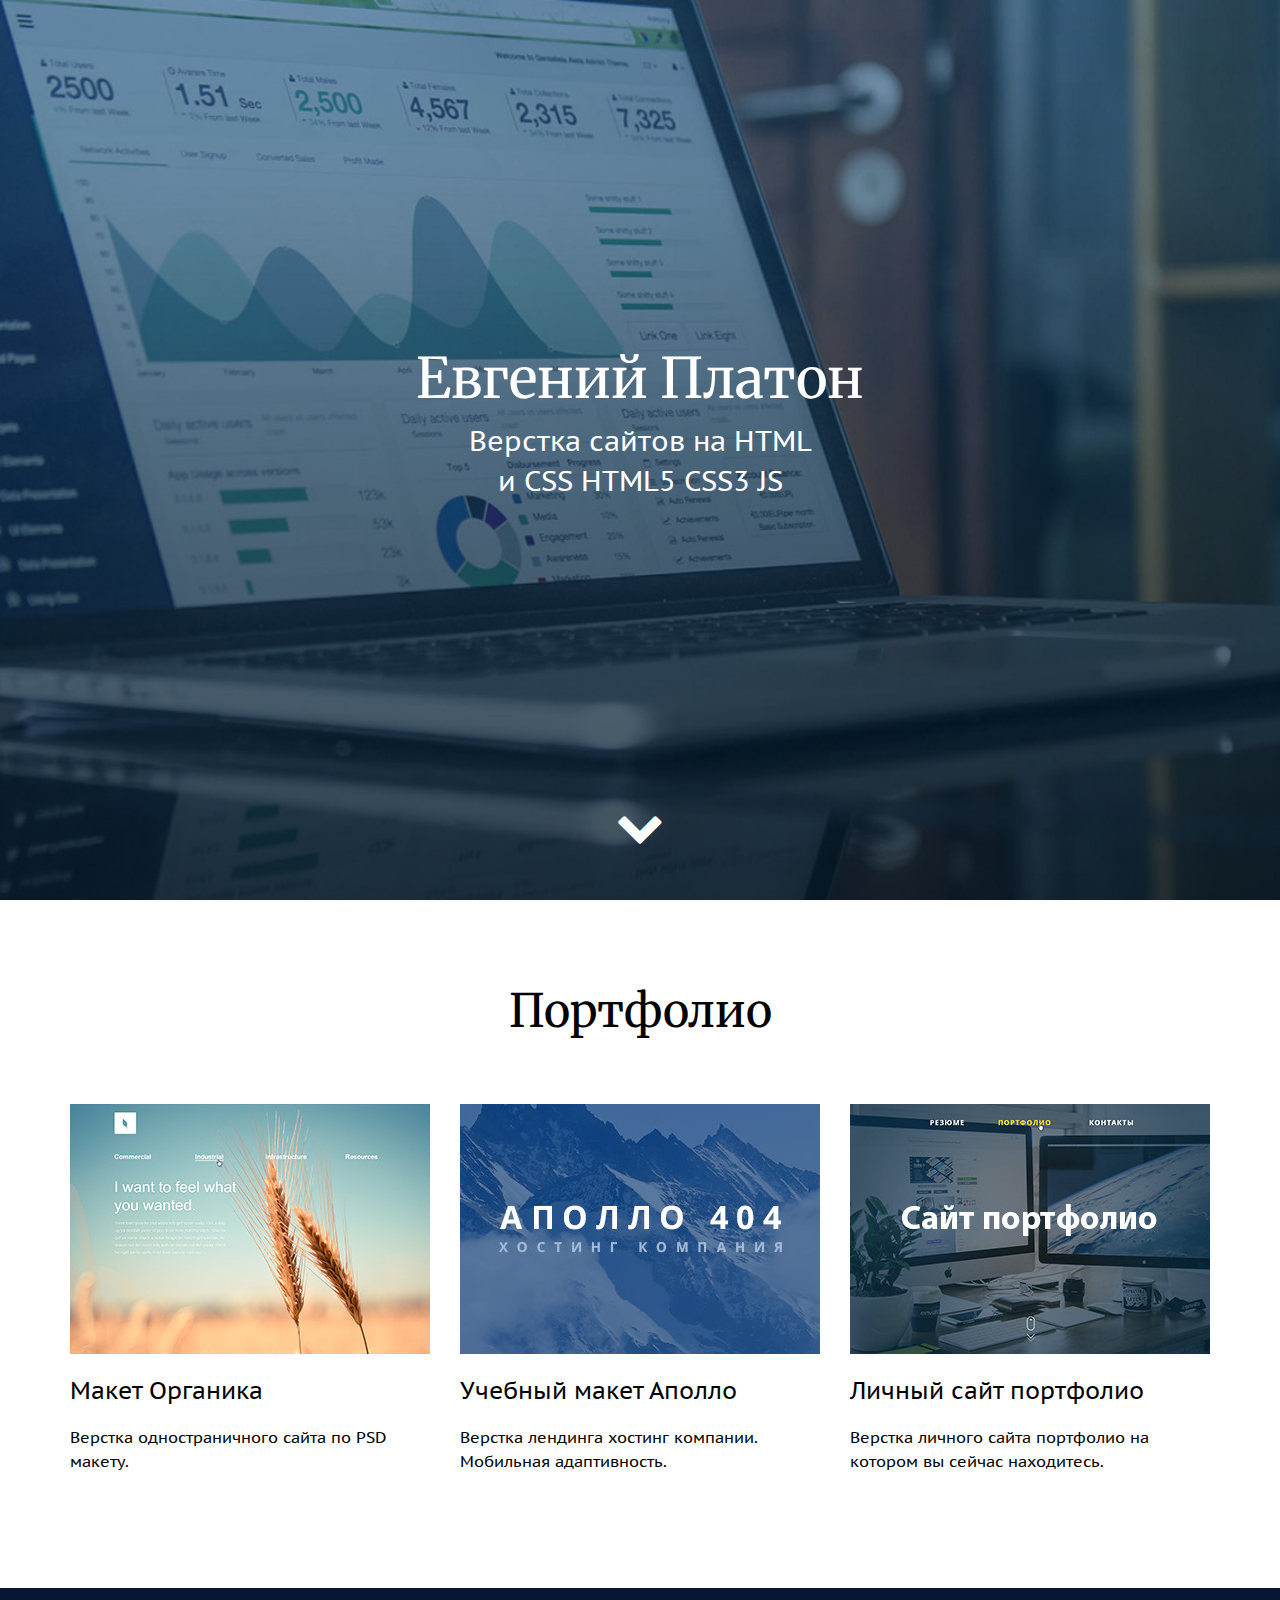
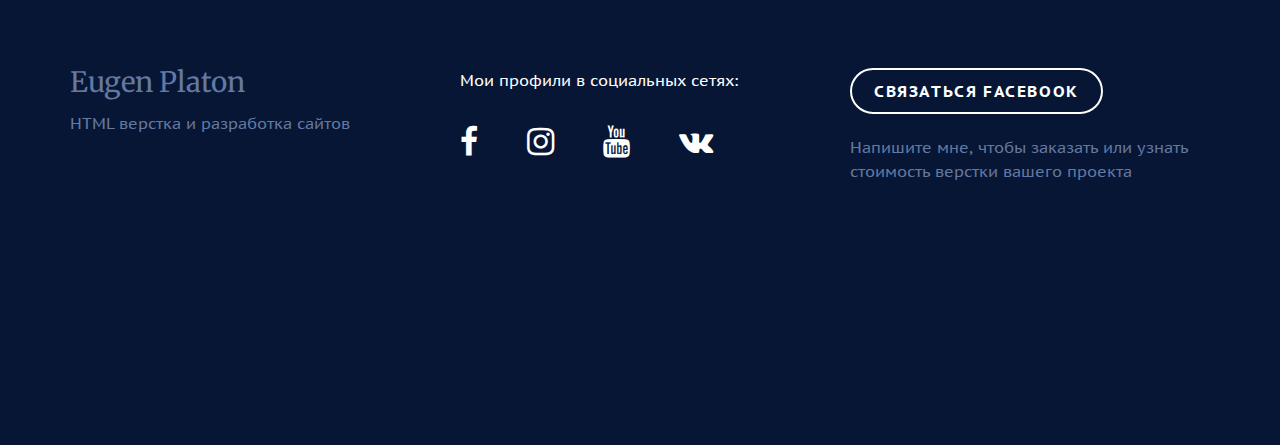
<file: docs/index.html>
<!DOCTYPE html>
<html lang="ru">

<head>
    <meta charset="UTF-8">
    <meta name="viewport" content="width=device-width, initial-scale=1.0">
    <link rel="stylesheet" href="css/normalize.css">
    <link rel="stylesheet" href="css/style.css">
    <link href="https://fonts.googleapis.com/css2?family=Merriweather&family=PT+Sans+Caption:wght@400;700&display=swap"
        rel="stylesheet">
    <link rel="stylesheet" href="https://stackpath.bootstrapcdn.com/font-awesome/4.7.0/css/font-awesome.min.css">
    <title>Portfolio</title>
</head>

<body>

    <!-- HEADER -->

    <header class="header">
        <div class="header__title">Евгений Платон</div>
        <div class="header__subtitle">Верстка сайтов на HTML<br>и CSS HTML5 CSS3 JS</div>
        <div class="header__arrow">
            <i class="fa fa-chevron-down"></i>
        </div>
    </header>

    <!-- PORTFOLIO -->

    <section class="portfolio">
        <div class="container">
            <div class="portfolio__main_title">
                Портфолио
            </div>
            <div class="row portfolio__row">
                <div class="col portfolio__col">
                    <div class="inner">
                        <div class="portfolio__img">
                            <img src="img/portfolio/project_organica.jpg" alt="">
                        </div>
                        <div class="portfolio__title">
                            <a href="organica.html">Макет Органика</a>
                        </div>
                        <div class="portfolio__text">
                            Верстка одностраничного сайта по PSD макету.
                        </div>
                    </div>
                </div>
                <div class="col portfolio__col">
                    <div class="inner">
                        <div class="portfolio__img">
                            <img src="img/portfolio/project_apollo.jpg" alt="">
                        </div>
                        <div class="portfolio__title">
                            <a href="apollo.html">Учебный макет Аполло</a>
                        </div>
                        <div class="portfolio__text">
                            Верстка лендинга хостинг компании. Мобильная адаптивность.
                        </div>
                    </div>
                </div>
                <div class="col portfolio__col">
                    <div class="inner">
                        <div class="portfolio__img">
                            <img src="img/portfolio/project_portfolio.jpg" alt="">
                        </div>
                        <div class="portfolio__title">
                            <a href="personal.html" target="_blank">Личный сайт портфолио</a>
                        </div>
                        <div class="portfolio__text">
                            Верстка личного сайта портфолио на котором вы сейчас находитесь.
                        </div>
                    </div>
                </div>
            </div>
        </div>
    </section>

    <!-- FOOTER -->

    <footer class="footer">
        <div class="container">
            <div class="row footer__row">
                <div class="col footer__col">
                    <div class="inner">
                        <div class="footer__name">
                            Eugen Platon
                        </div>
                        <div class="footer__work">
                            HTML верстка и разработка сайтов
                        </div>
                    </div>
                </div>
                <div class="col footer__col">
                    <div class="inner">
                        <div class="footer__profiles">
                            Мои профили в социальных сетях:
                        </div>
                        <div class="footer__social">
                            <a href="#" target="_blank">
                                <i class="fa fa-facebook-f"></i>
                            </a>
                            <a href="#" target="_blank">
                                <i class="fa fa-instagram"></i>
                            </a>
                            <a href="#" target="_blank">
                                <i class="fa fa-youtube"></i>
                            </a>
                            <a href="#" target="_blank">
                                <i class="fa fa-vk"></i>
                            </a>
                        </div>
                    </div>
                </div>
                <div class="col footer__col">
                    <div class="inner">
                        <div class="footer__btn">
                            <a href="" target="_blank">связаться FACEBOOK</a>
                        </div>
                        <div class="footer__callme">
                            Напишите мне, чтобы заказать или узнать стоимость верстки вашего проекта
                        </div>
                    </div>
                </div>
            </div>

        </div>
    </footer>



</body>

</html>
</file>
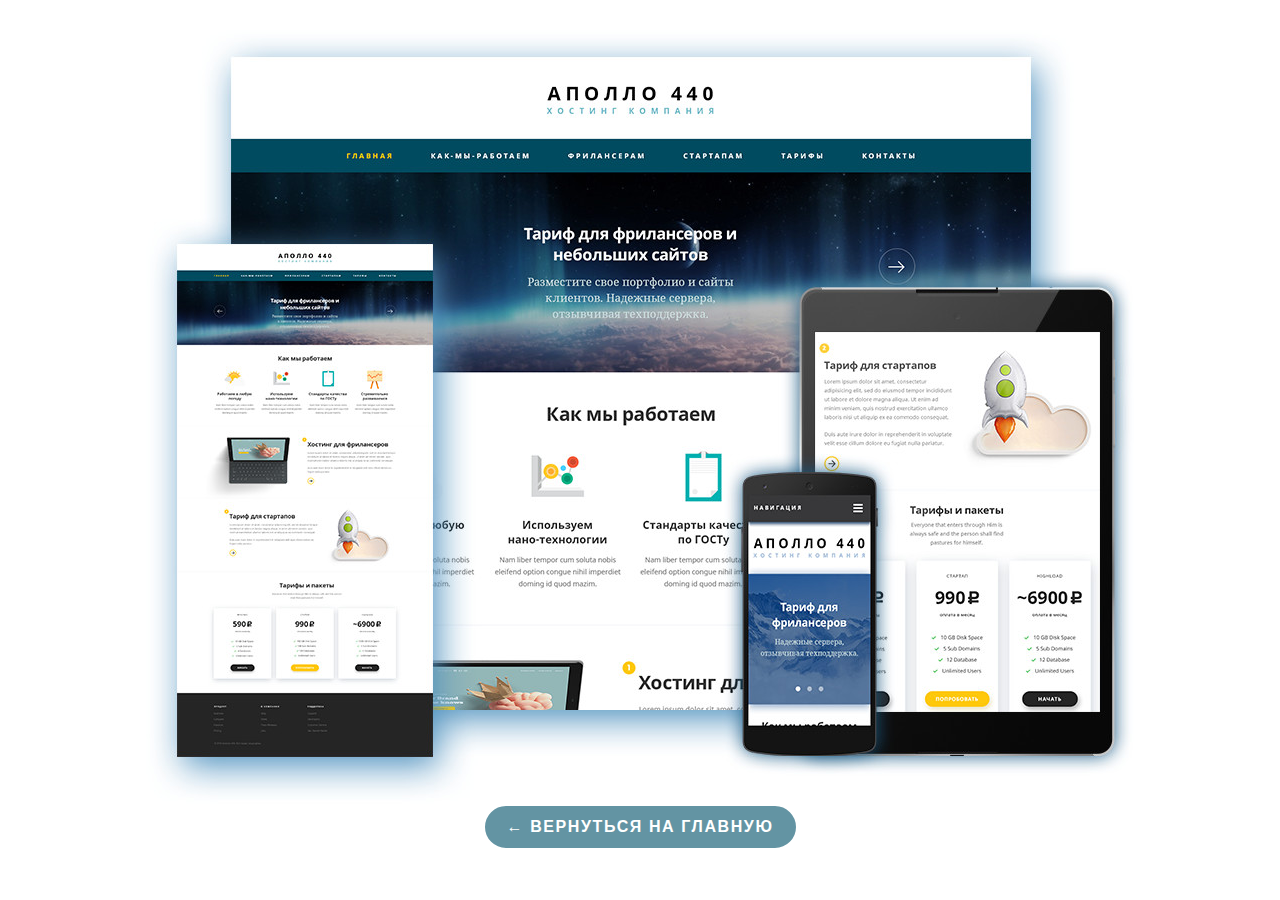
<file: docs/apollo.html>
<!DOCTYPE html>
<html lang="en">

<head>
    <meta charset="UTF-8">
    <meta name="viewport" content="width=device-width, initial-scale=1.0">
    <link rel="stylesheet" href="css/normalize.css">
    <link rel="stylesheet" href="css/style.css">
    <title>Organica</title>
</head>

<body>
    <main class="single_page">
        <div class="container">
            <img src="img/big/site-apollo.jpg" alt="">
            <a href="index.html" class="single_page__btn">&larr; Вернуться на главную</a>
        </div>
    </main>

</body>

</html>
</file>
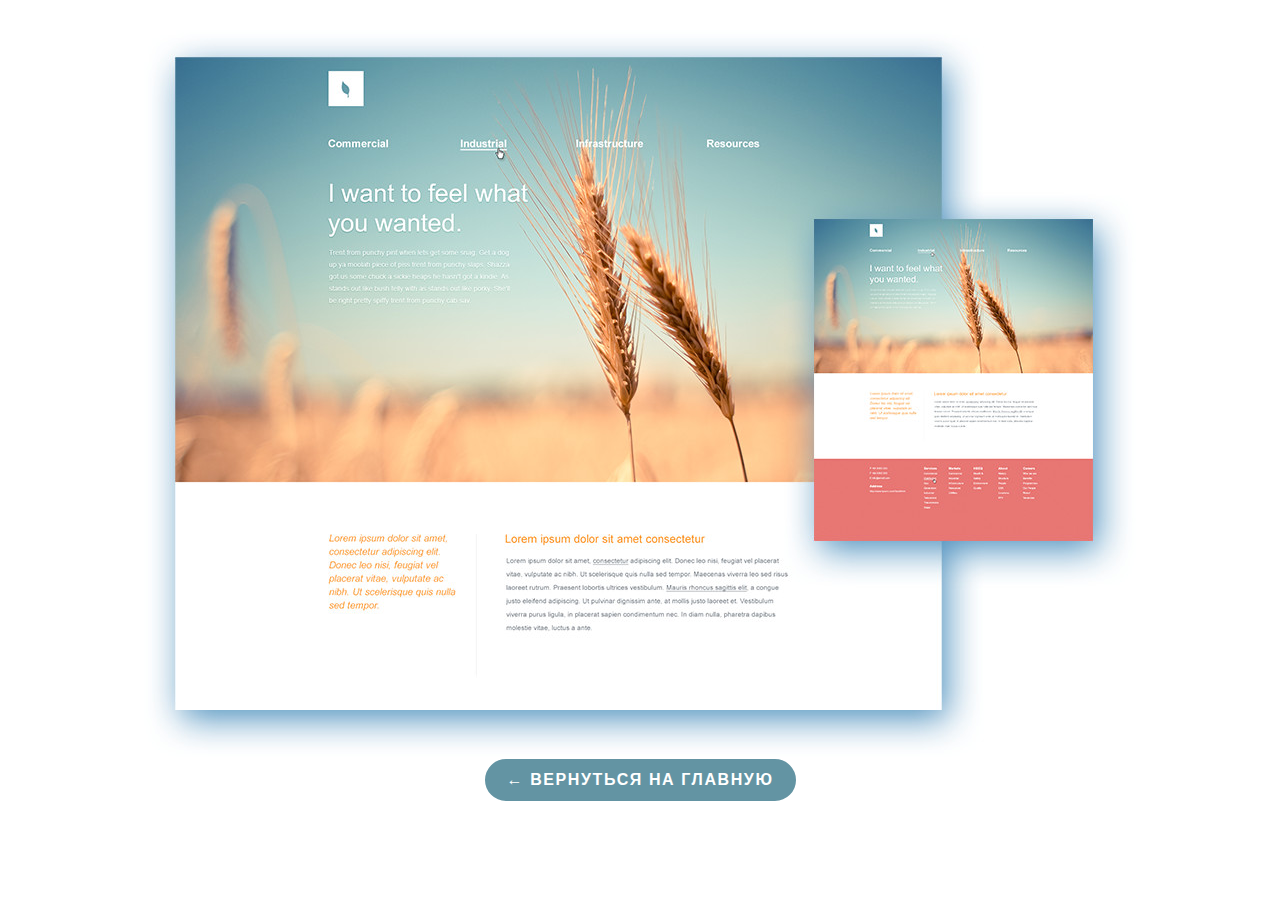
<file: docs/organica.html>
<!DOCTYPE html>
<html lang="en">

<head>
    <meta charset="UTF-8">
    <meta name="viewport" content="width=device-width, initial-scale=1.0">
    <link rel="stylesheet" href="css/normalize.css">
    <link rel="stylesheet" href="css/style.css">
    <title>Organica</title>
</head>

<body>
    <main class="single_page">
        <div class="container">
            <img src="img/big/site-organica.jpg" alt="">
            <a href="index.html" class="single_page__btn">&larr; Вернуться на главную</a>
        </div>
    </main>

</body>

</html>
</file>
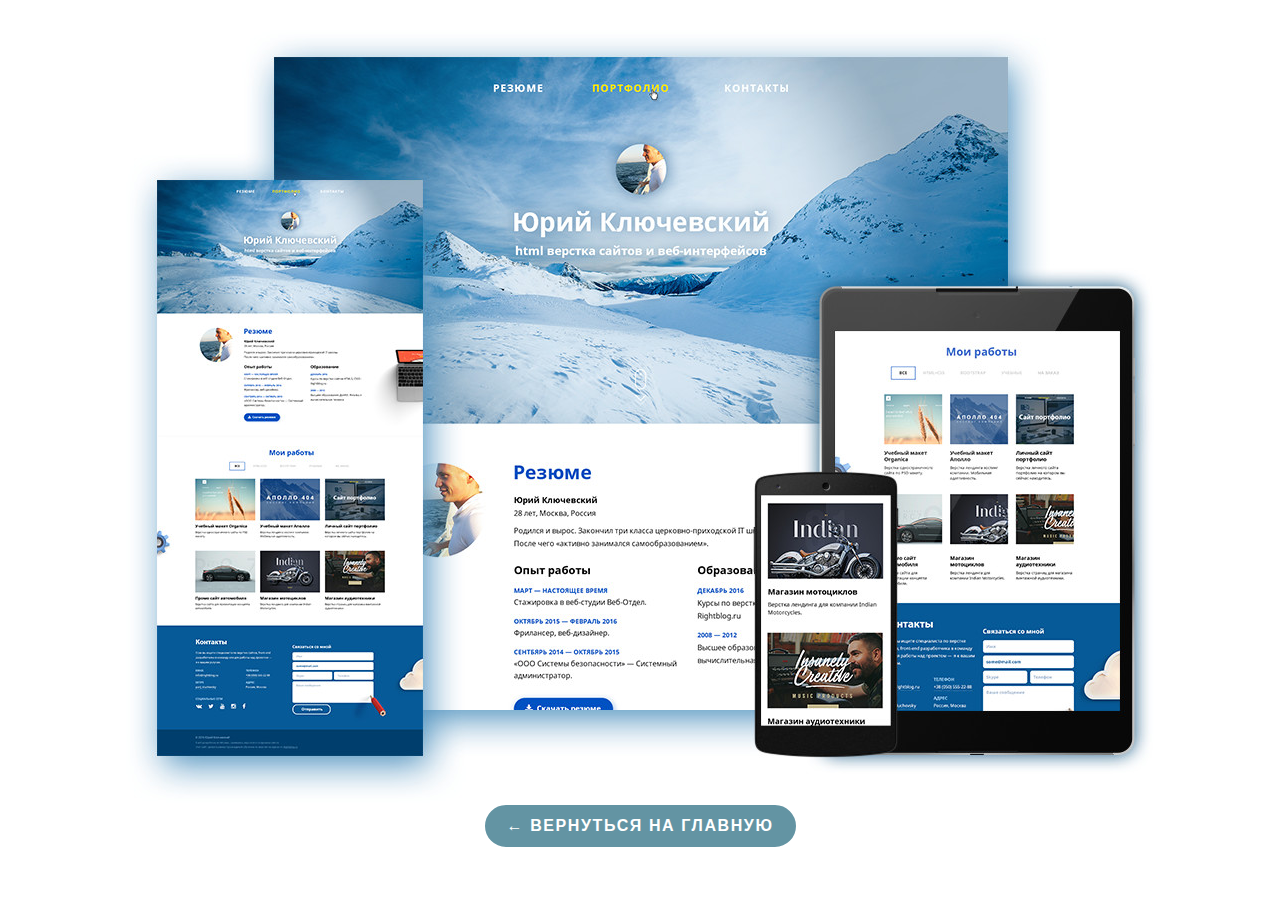
<file: docs/personal.html>
<!DOCTYPE html>
<html lang="en">

<head>
    <meta charset="UTF-8">
    <meta name="viewport" content="width=device-width, initial-scale=1.0">
    <link rel="stylesheet" href="css/normalize.css">
    <link rel="stylesheet" href="css/style.css">
    <title>Organica</title>
</head>

<body>
    <main class="single_page">
        <div class="container">
            <img src="img/big/site-personal.jpg" alt="">
            <a href="index.html" class="single_page__btn">&larr; Вернуться на главную</a>
        </div>
    </main>

</body>

</html>
</file>
<file: docs/css/style.css>
/*     
*/

html {
    font-family: 'PT Sans Caption', sans-serif;
    font-size: 16px;
    line-height: 1.5;
}

.container {
    max-width: 1170px;
    margin: 0 auto;
    padding: 0 15px;
}

/* HEADER */

.header {
    text-align: center;
    background: url(../img/bg/bg-header.jpg) no-repeat center/cover;
    display: flex;
    flex-direction: column;
    justify-content: center;
    align-items: center;
    color: #FFF;
    position: relative;
    height: 100vh;
}

.header__title {
    margin-top: -50px;
    font-size: 56px;
    font-weight: 400;
    font-family: 'Merriweather', serif;
    margin-bottom: 15px;
}

.header__subtitle {
    font-size: 28px;
    line-height: 1.4;
    font-weight: 400;
    font-family: 'PT Sans Caption', sans-serif;
}

.header__arrow {
    position: absolute;
    bottom: 50px;
    font-size: 48px;
}

/* PORTFOLIO */

.portfolio {
    padding: 88px 0 115px;
}

.portfolio__main_title {
    font-family: 'Merriweather', serif;
    font-size: 46px;
    text-align: center;
    margin-bottom: 70px;
}

.row {
    display: flex;
    margin: 0 -15px;
}

.col {
    width: 33.33333%;
    padding: 0 15px;
}

.portfolio__img {
    margin-bottom: 25px;
}

.portfolio__img img {
    max-width: 100%;
}

.portfolio__title {
    font-family: 'PT Sans Caption', sans-serif;
    font-size: 24px;
    margin-bottom: 22px;
}

.portfolio__title a {
    color: inherit;
    cursor: pointer;
    transition: color .2s linear;
}

.portfolio__title a:hover {
    color: #0052c2;
}

.portfolio__text {
    font-family: 'PT Sans Caption', sans-serif;
    font-size: 16px;
    line-height: 1.5;
}

/* FOOTER */

.footer {
    background-color: #061634;
    padding: 80px 0 262px;
    color: #6479a2;
}

.footer__name {
    font-size: 28px;
    margin-bottom: 15px;
    font-family: 'Merriweather', serif;
}

.footer__work {
    font-size: 16px;
    font-family: 'PT Sans Caption', sans-serif;
    line-height: 1.5;
}

.footer__profiles {
    color: #fff;
    font-size: 16px;
    margin-bottom: 25px;
    line-height: 1.5;
}

.footer__social {
    font-size: 32px;
    line-height: 1.5;
}

.footer__social a {
    color: #fff;
    margin-right: 40px;
    transition: color .2s linear;
}

.footer__social a:hover {
    color: #ffe400;
}

.footer__social a:last-child {
    margin-right: 0px;
}

.footer__btn a,
.single_page__btn {
    display: inline-block;
    color: #fff;
    border: 2px solid #fff;
    border-radius: 50px;
    padding: 13px 22px;
    text-transform: uppercase;
    font-size: 16px;
    font-family: 'PT Sans Caption', sans-serif;
    font-weight: 700;
    letter-spacing: 1.6px;
    margin-bottom: 21px;
    transition: all .2s linear;
}

.footer__btn a:hover {
    background-color: #fff;
    color: #061634;
}

.footer__callme {
    font-family: 'PT Sans Caption', sans-serif;
    font-size: 16px;
    line-height: 1.5;
}

/* SINGLE PAGE */

.single_page {
    padding: 30px 0;
    text-align: center;
}

.single_page img {
    display: block;
    margin: 0 auto;
    text-align: center;
    max-width: 100%;
}

.single_page__btn {
    background-color: #6394A3;
    margin-bottom: 0;
}

.single_page__btn:hover {
    background-color: #fff;
    border: 2px solid #6394A3;
    color: #6394A3;
}

/* MEDIA */

@media (max-width: 900px) {

    .footer {
        padding-bottom: 100px;
    }

    .footer__row {
        flex-direction: column;
        align-items: center;
    }

    .footer__col {
        margin-bottom: 30px;
        width: 100%;
        text-align: center;
        padding: 0 5px;
    }

    .footer__col:last-child {
        margin-bottom: 0;
    }

    .footer__profiles {
        margin-bottom: 15px;
    }
}

@media (max-width: 750px) {

    .portfolio {
        padding-bottom: 50px;
    }

    .portfolio__row {
        flex-direction: column;
        text-align: center;
    }

    .portfolio__col {
        width: 100%;
        margin-bottom: 25px;
    }

    .portfolio__title {
        margin-bottom: 10px;
    }

    .portfolio__img {
        margin-bottom: 20px;
    }
}

@media (max-width: 450px) {
    .header {
        padding: 0 10px;
        height: 80vh;
    }

    .header__title {
        font-size: 40px;
    }

    .header__subtitle {
        font-size: 22px;
    }

    .header__arrow {
        font-size: 30px;
    }

    .portfolio {
        padding: 50px 0;
    }

    .portfolio__main_title {
        font-size: 35px;
        margin-bottom: 30px;
    }

    .footer {
        padding: 70px 10px;
    }
}
</file>
